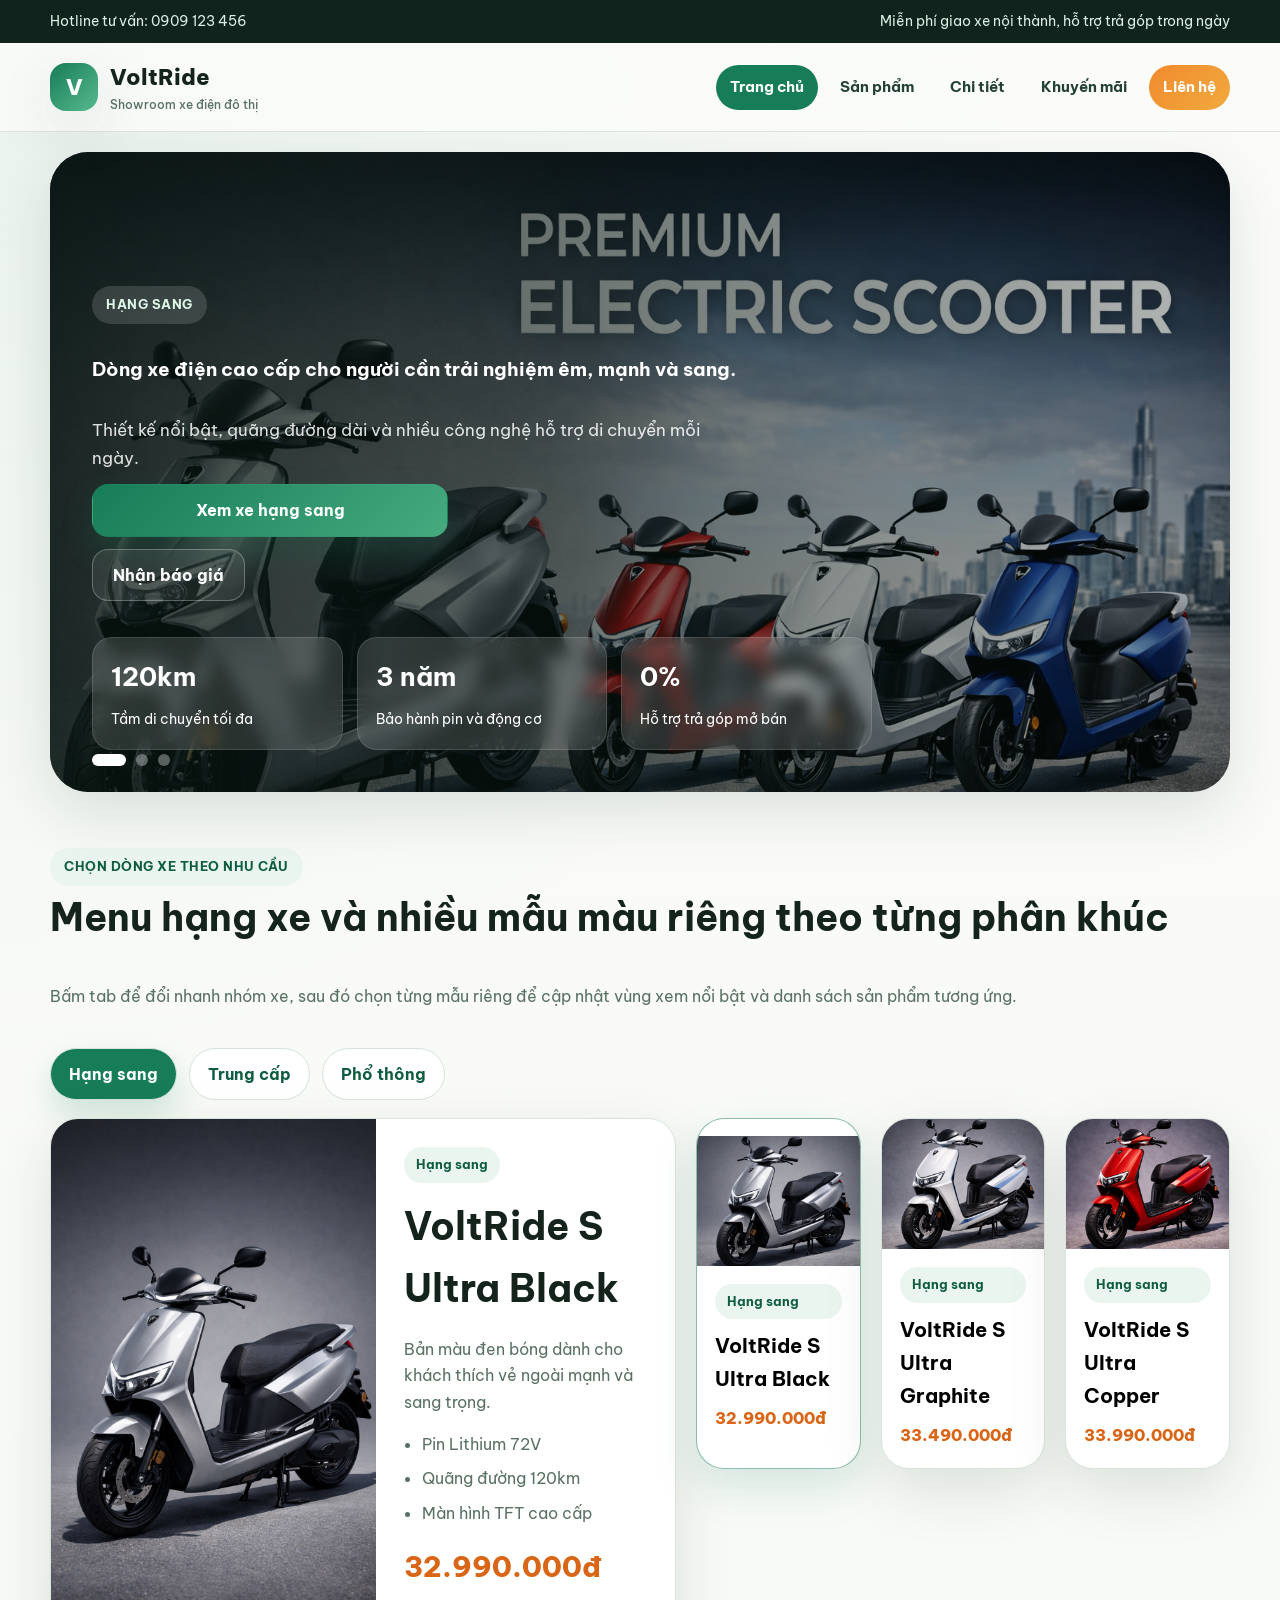
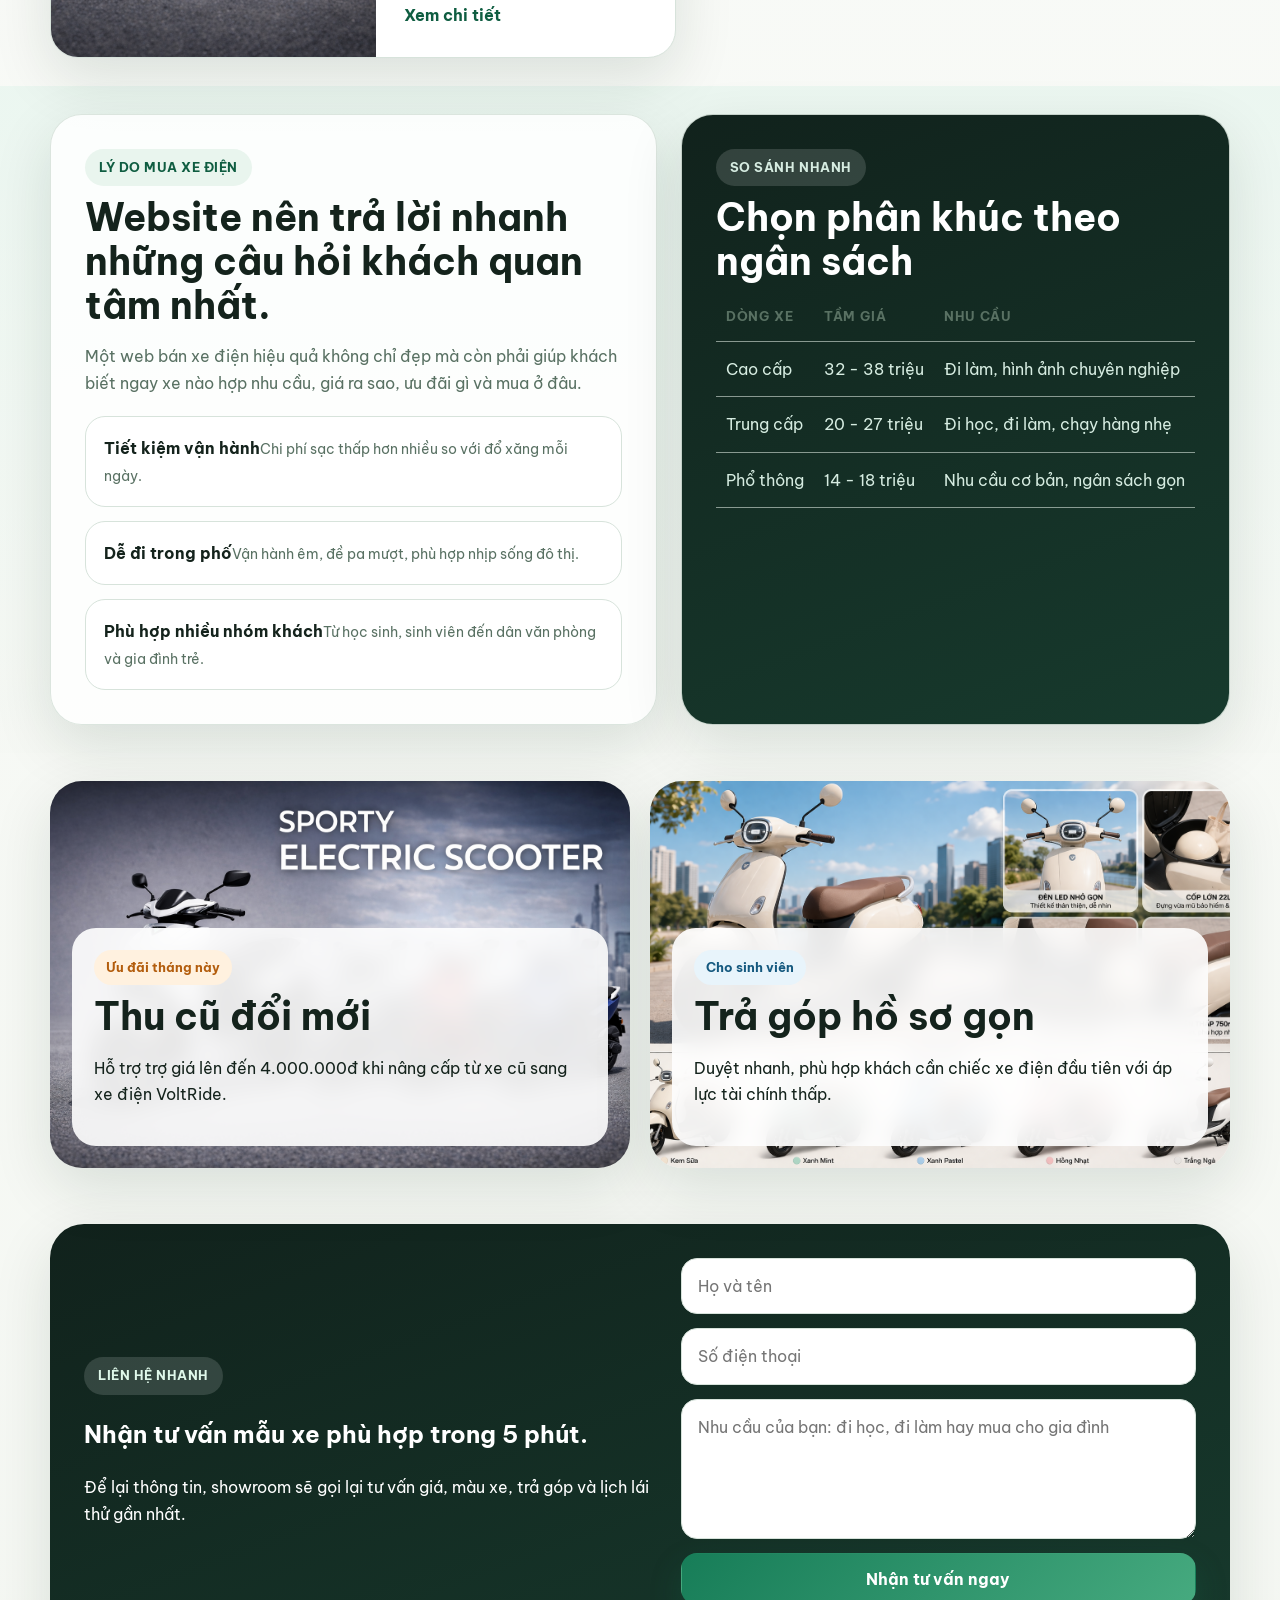
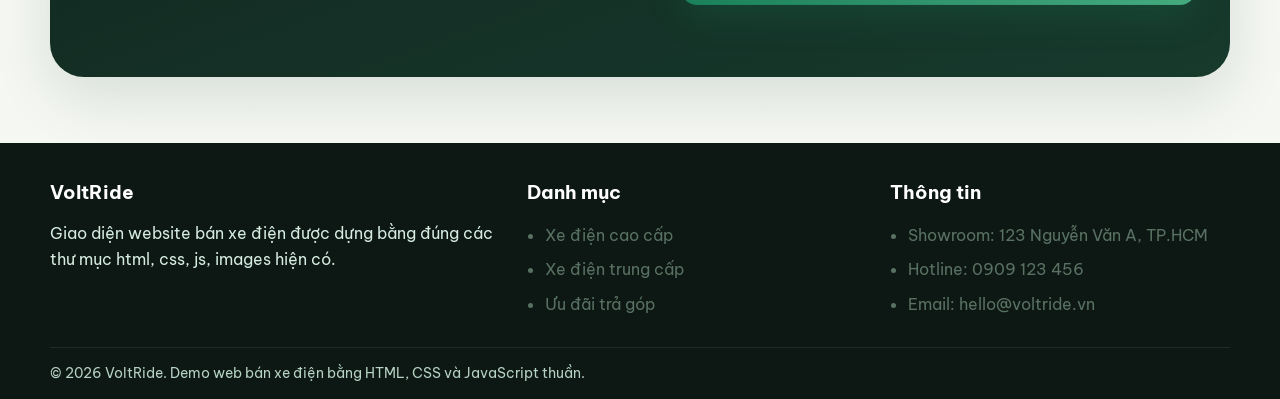
<file: HTWeb-2526HK2-BaiTapLon-Nhom13/html/index.html>
<!DOCTYPE html>
<html lang="vi">

<head>
  <meta charset="UTF-8">
  <meta name="viewport" content="width=device-width, initial-scale=1.0">
  <title>VoltRide | Web bán xe điện</title>
  <meta name="description"
    content="Website bán xe điện với giao diện hiện đại, danh mục rõ ràng, bảng giá dễ xem và form đăng ký lái thử tối ưu chuyển đổi.">
  <meta name="keywords"
    content="xe điện, xe máy điện, xe điện cao cấp, xe điện trung cấp, xe điện phổ thông, web bán xe điện">
  <link rel="preconnect" href="https://fonts.googleapis.com">
  <link rel="preconnect" href="https://fonts.gstatic.com" crossorigin>
  <link href="https://fonts.googleapis.com/css2?family=Be+Vietnam+Pro:wght@400;500;600;700;800&display=swap"
    rel="stylesheet">
  <link rel="stylesheet" href="../css/style.css">
</head>

<body>
  <div class="topbar">
    <div class="container topbar-wrap">
      <p>Hotline tư vấn: 0909 123 456</p>
      <p>Miễn phí giao xe nội thành, hỗ trợ trả góp trong ngày</p>
    </div>
  </div>
  <header class="header">
    <div class="container nav-wrap">
      <a class="logo" href="./index.html">
        <span class="logo-mark">V</span>
        <span>VoltRide<small>Showroom xe điện đô thị</small></span>
      </a>
      <button class="menu-btn" type="button" aria-label="Mở menu">Menu</button>
      <nav class="nav">
        <a class="active" href="./index.html">Trang chủ</a>
        <a href="./san-pham.html">Sản phẩm</a>
        <a href="./chi-tiet.html">Chi tiết</a>
        <a href="./khuyen-mai.html">Khuyến mãi</a>
        <a class="nav-cta" href="./lien-he.html">Liên hệ</a>
      </nav>
    </div>
  </header>
  <main>
    <section class="hero hero-slider-section">
      <div class="container">
        <div class="hero-slider" id="hero-slider">
          <div class="hero-slider-track" id="hero-slider-track"></div>
          <div class="hero-slider-dots" id="hero-slider-dots" aria-label="Điều hướng banner"></div>
        </div>
      </div>
    </section>
    <section class="section">
      <div class="container">
        <div class="section-head">
          <div>
            <span class="eyebrow">Chọn dòng xe theo nhu cầu</span>
            <h2>Menu hạng xe và nhiều mẫu màu riêng theo từng phân khúc</h2>
          </div>
          <p>Bấm tab để đổi nhanh nhóm xe, sau đó chọn từng mẫu riêng để cập nhật vùng xem nổi bật và danh sách sản
            phẩm tương ứng.</p>
        </div>
        <div class="category-tabs" id="category-tabs" aria-label="Menu hạng xe"></div>
        <div class="category-layout">
          <div class="category-feature card" id="category-feature"></div>
          <div class="cards cards-3 product-browser" id="category-products"></div>
        </div>
      </div>
    </section>
    <section class="section section-tint">
      <div class="container split-grid">
        <div class="content-box">
          <span class="eyebrow">Lý do mua xe điện</span>
          <h2>Website nên trả lời nhanh những câu hỏi khách quan tâm nhất.</h2>
          <p>Một web bán xe điện hiệu quả không chỉ đẹp mà còn phải giúp khách biết ngay xe nào hợp nhu cầu, giá ra sao,
            ưu đãi gì và mua ở đâu.</p>
          <div class="benefits">
            <article><strong>Tiết kiệm vận hành</strong><span>Chi phí sạc thấp hơn nhiều so với đổ xăng mỗi ngày.</span>
            </article>
            <article><strong>Dễ đi trong phố</strong><span>Vận hành êm, đề pa mượt, phù hợp nhịp sống đô thị.</span>
            </article>
            <article><strong>Phù hợp nhiều nhóm khách</strong><span>Từ học sinh, sinh viên đến dân văn phòng và gia đình
                trẻ.</span></article>
          </div>
        </div>
        <div class="content-box dark-box">
          <span class="eyebrow eyebrow-light">So sánh nhanh</span>
          <h2>Chọn phân khúc theo ngân sách</h2>
          <table class="table">
            <thead>
              <tr>
                <th>Dòng xe</th>
                <th>Tầm giá</th>
                <th>Nhu cầu</th>
              </tr>
            </thead>
            <tbody>
              <tr>
                <td>Cao cấp</td>
                <td>32 - 38 triệu</td>
                <td>Đi làm, hình ảnh chuyên nghiệp</td>
              </tr>
              <tr>
                <td>Trung cấp</td>
                <td>20 - 27 triệu</td>
                <td>Đi học, đi làm, chạy hàng nhẹ</td>
              </tr>
              <tr>
                <td>Phổ thông</td>
                <td>14 - 18 triệu</td>
                <td>Nhu cầu cơ bản, ngân sách gọn</td>
              </tr>
            </tbody>
          </table>
        </div>
      </div>
    </section>
    <section class="section">
      <div class="container banner-grid">
        <article class="promo-card">
          <img src="../images/bannertrungcap.png" alt="Ưu đãi cho xe điện trung cấp">
          <div class="promo-copy">
            <span class="tag tag-hot">Ưu đãi tháng này</span>
            <h3>Thu cũ đổi mới</h3>
            <p>Hỗ trợ trợ giá lên đến 4.000.000đ khi nâng cấp từ xe cũ sang xe điện VoltRide.</p>
          </div>
        </article>
        <article class="promo-card">
          <img src="../images/bannerphothong.png" alt="Ưu đãi xe điện phổ thông">
          <div class="promo-copy">
            <span class="tag tag-blue">Cho sinh viên</span>
            <h3>Trả góp hồ sơ gọn</h3>
            <p>Duyệt nhanh, phù hợp khách cần chiếc xe điện đầu tiên với áp lực tài chính thấp.</p>
          </div>
        </article>
      </div>
    </section>
    <section class="section">
      <div class="container cta-shell">
        <div class="cta-box">
          <div>
            <span class="eyebrow eyebrow-light">Liên hệ nhanh</span>
            <h2>Nhận tư vấn mẫu xe phù hợp trong 5 phút.</h2>
            <p>Để lại thông tin, showroom sẽ gọi lại tư vấn giá, màu xe, trả góp và lịch lái thử gần nhất.</p>
          </div>
          <form class="contact-form compact-form">
            <input class="input" type="text" name="name" placeholder="Họ và tên">
            <input class="input" type="tel" name="phone" placeholder="Số điện thoại">
            <textarea class="textarea" name="message"
              placeholder="Nhu cầu của bạn: đi học, đi làm hay mua cho gia đình"></textarea>
            <button class="btn btn-primary" type="submit">Nhận tư vấn ngay</button>
            <p class="form-status" aria-live="polite"></p>
          </form>
        </div>
      </div>
    </section>
  </main>
  <footer class="footer">
    <div class="container footer-grid">
      <div>
        <h3>VoltRide</h3>
        <p>Giao diện website bán xe điện được dựng bằng đúng các thư mục html, css, js, images hiện có.</p>
      </div>
      <div>
        <h3>Danh mục</h3>
        <ul>
          <li><a href="./san-pham.html">Xe điện cao cấp</a></li>
          <li><a href="./san-pham.html">Xe điện trung cấp</a></li>
          <li><a href="./khuyen-mai.html">Ưu đãi trả góp</a></li>
        </ul>
      </div>
      <div>
        <h3>Thông tin</h3>
        <ul>
          <li>Showroom: 123 Nguyễn Văn A, TP.HCM</li>
          <li>Hotline: 0909 123 456</li>
          <li>Email: hello@voltride.vn</li>
        </ul>
      </div>
    </div>
    <div class="container footer-bottom">
      <p>© 2026 VoltRide. Demo web bán xe điện bằng HTML, CSS và JavaScript thuần.</p>
    </div>
  </footer>
  <script src="../js/main.js"></script>
</body>

</html>
</file>
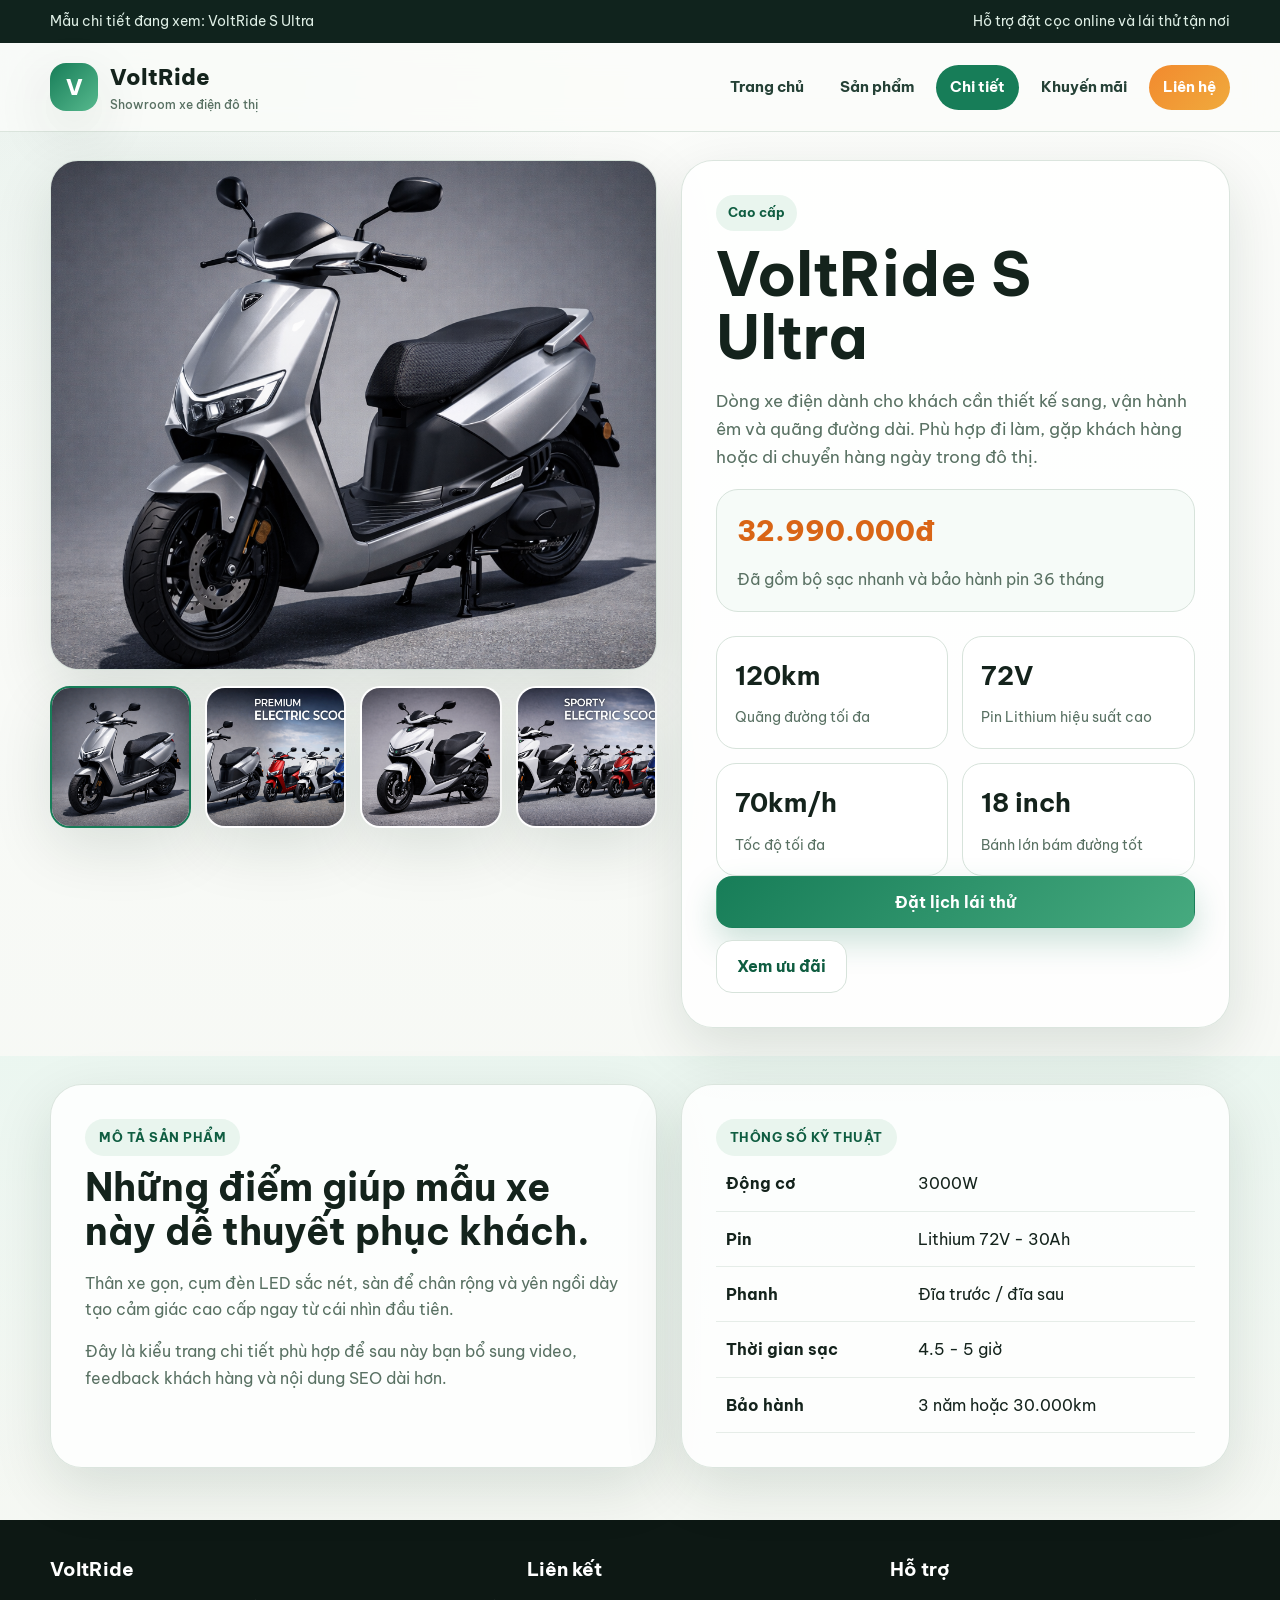
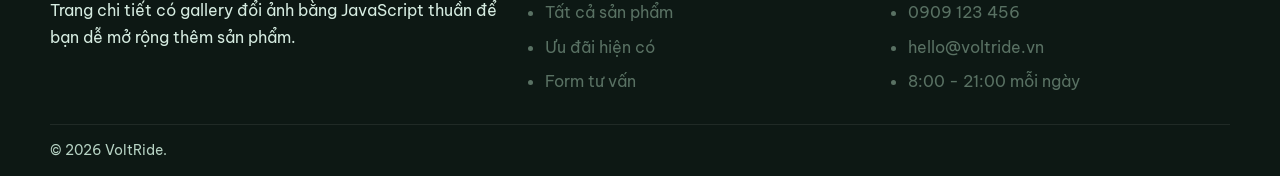
<file: HTWeb-2526HK2-BaiTapLon-Nhom13/html/chi-tiet.html>
﻿<!DOCTYPE html>
<html lang="vi">

<head>
  <meta charset="UTF-8">
  <meta name="viewport" content="width=device-width, initial-scale=1.0">
  <title>VoltRide | Chi tiết xe điện</title>
  <meta name="description"
    content="Trang chi tiết xe điện với gallery ảnh, thông số kỹ thuật, giá bán và form đăng ký nhận tư vấn.">
  <link rel="preconnect" href="https://fonts.googleapis.com">
  <link rel="preconnect" href="https://fonts.gstatic.com" crossorigin>
  <link href="https://fonts.googleapis.com/css2?family=Be+Vietnam+Pro:wght@400;500;600;700;800&display=swap"
    rel="stylesheet">
  <link rel="stylesheet" href="../css/style.css">
</head>

<body>
  <div class="topbar">
    <div class="container topbar-wrap">
      <p>Mẫu chi tiết đang xem: VoltRide S Ultra</p>
      <p>Hỗ trợ đặt cọc online và lái thử tận nơi</p>
    </div>
  </div>
  <header class="header">
    <div class="container nav-wrap">
      <a class="logo" href="./index.html">
        <span class="logo-mark">V</span>
        <span>VoltRide<small>Showroom xe điện đô thị</small></span>
      </a>
      <button class="menu-btn" type="button" aria-label="Mở menu">Menu</button>
      <nav class="nav">
        <a href="./index.html">Trang chủ</a>
        <a href="./san-pham.html">Sản phẩm</a>
        <a class="active" href="./chi-tiet.html">Chi tiết</a>
        <a href="./khuyen-mai.html">Khuyến mãi</a>
        <a class="nav-cta" href="./lien-he.html">Liên hệ</a>
      </nav>
    </div>
  </header>
  <main>
    <section class="section">
      <div class="container detail-grid">
        <div class="gallery-shell">
          <div class="main-photo">
            <img id="anh-lon" src="../images/xecaocap.png" alt="VoltRide S Ultra">
          </div>
          <div class="thumb-grid">
            <button class="thumb active" type="button" data-full="../images/xecaocap.png"
              data-alt="Xe điện VoltRide S Ultra góc chính diện"><img src="../images/xecaocap.png"
                alt="Ảnh nhỏ VoltRide S Ultra"></button>
            <button class="thumb" type="button" data-full="../images/bannercaocap.png"
              data-alt="Banner xe điện cao cấp VoltRide"><img src="../images/bannercaocap.png"
                alt="Banner VoltRide cao cấp"></button>
            <button class="thumb" type="button" data-full="../images/xetrungcap.png"
              data-alt="So sánh thân xe điện VoltRide"><img src="../images/xetrungcap.png"
                alt="Ảnh tham chiếu VoltRide trung cấp"></button>
            <button class="thumb" type="button" data-full="../images/bannertrungcap.png"
              data-alt="Khung cảnh xe điện VoltRide"><img src="../images/bannertrungcap.png"
                alt="Banner VoltRide trung cấp"></button>
          </div>
        </div>
        <div class="detail-copy">
          <span class="tag">Cao cấp</span>
          <h1>VoltRide S Ultra</h1>
          <p class="lead">Dòng xe điện dành cho khách cần thiết kế sang, vận hành êm và quãng đường dài. Phù hợp đi làm,
            gặp khách hàng hoặc di chuyển hàng ngày trong đô thị.</p>
          <div class="price-box">
            <strong>32.990.000đ</strong>
            <span>Đã gồm bộ sạc nhanh và bảo hành pin 36 tháng</span>
          </div>
          <div class="spec-grid">
            <article><strong>120km</strong><span>Quãng đường tối đa</span></article>
            <article><strong>72V</strong><span>Pin Lithium hiệu suất cao</span></article>
            <article><strong>70km/h</strong><span>Tốc độ tối đa</span></article>
            <article><strong>18 inch</strong><span>Bánh lớn bám đường tốt</span></article>
          </div>
          <div class="card-actions">
            <a class="btn btn-primary" href="./lien-he.html">Đặt lịch lái thử</a>
            <a class="btn btn-outline" href="./khuyen-mai.html">Xem ưu đãi</a>
          </div>
        </div>
      </div>
    </section>
    <section class="section section-tint">
      <div class="container split-grid">
        <div class="content-box">
          <span class="eyebrow">Mô tả sản phẩm</span>
          <h2>Những điểm giúp mẫu xe này dễ thuyết phục khách.</h2>
          <p>Thân xe gọn, cụm đèn LED sắc nét, sàn để chân rộng và yên ngồi dày tạo cảm giác cao cấp ngay từ cái nhìn
            đầu tiên.</p>
          <p>Đây là kiểu trang chi tiết phù hợp để sau này bạn bổ sung video, feedback khách hàng và nội dung SEO dài
            hơn.</p>
        </div>
        <div class="content-box">
          <span class="eyebrow">Thông số kỹ thuật</span>
          <table class="table">
            <tbody>
              <tr>
                <th>Động cơ</th>
                <td>3000W</td>
              </tr>
              <tr>
                <th>Pin</th>
                <td>Lithium 72V - 30Ah</td>
              </tr>
              <tr>
                <th>Phanh</th>
                <td>Đĩa trước / đĩa sau</td>
              </tr>
              <tr>
                <th>Thời gian sạc</th>
                <td>4.5 - 5 giờ</td>
              </tr>
              <tr>
                <th>Bảo hành</th>
                <td>3 năm hoặc 30.000km</td>
              </tr>
            </tbody>
          </table>
        </div>
      </div>
    </section>
  </main>
  <footer class="footer">
    <div class="container footer-grid">
      <div>
        <h3>VoltRide</h3>
        <p>Trang chi tiết có gallery đổi ảnh bằng JavaScript thuần để bạn dễ mở rộng thêm sản phẩm.</p>
      </div>
      <div>
        <h3>Liên kết</h3>
        <ul>
          <li><a href="./san-pham.html">Tất cả sản phẩm</a></li>
          <li><a href="./khuyen-mai.html">Ưu đãi hiện có</a></li>
          <li><a href="./lien-he.html">Form tư vấn</a></li>
        </ul>
      </div>
      <div>
        <h3>Hỗ trợ</h3>
        <ul>
          <li>0909 123 456</li>
          <li>hello@voltride.vn</li>
          <li>8:00 - 21:00 mỗi ngày</li>
        </ul>
      </div>
    </div>
    <div class="container footer-bottom">
      <p>© 2026 VoltRide.</p>
    </div>
  </footer>
  <script src="../js/main.js"></script>
</body>

</html>
</file>
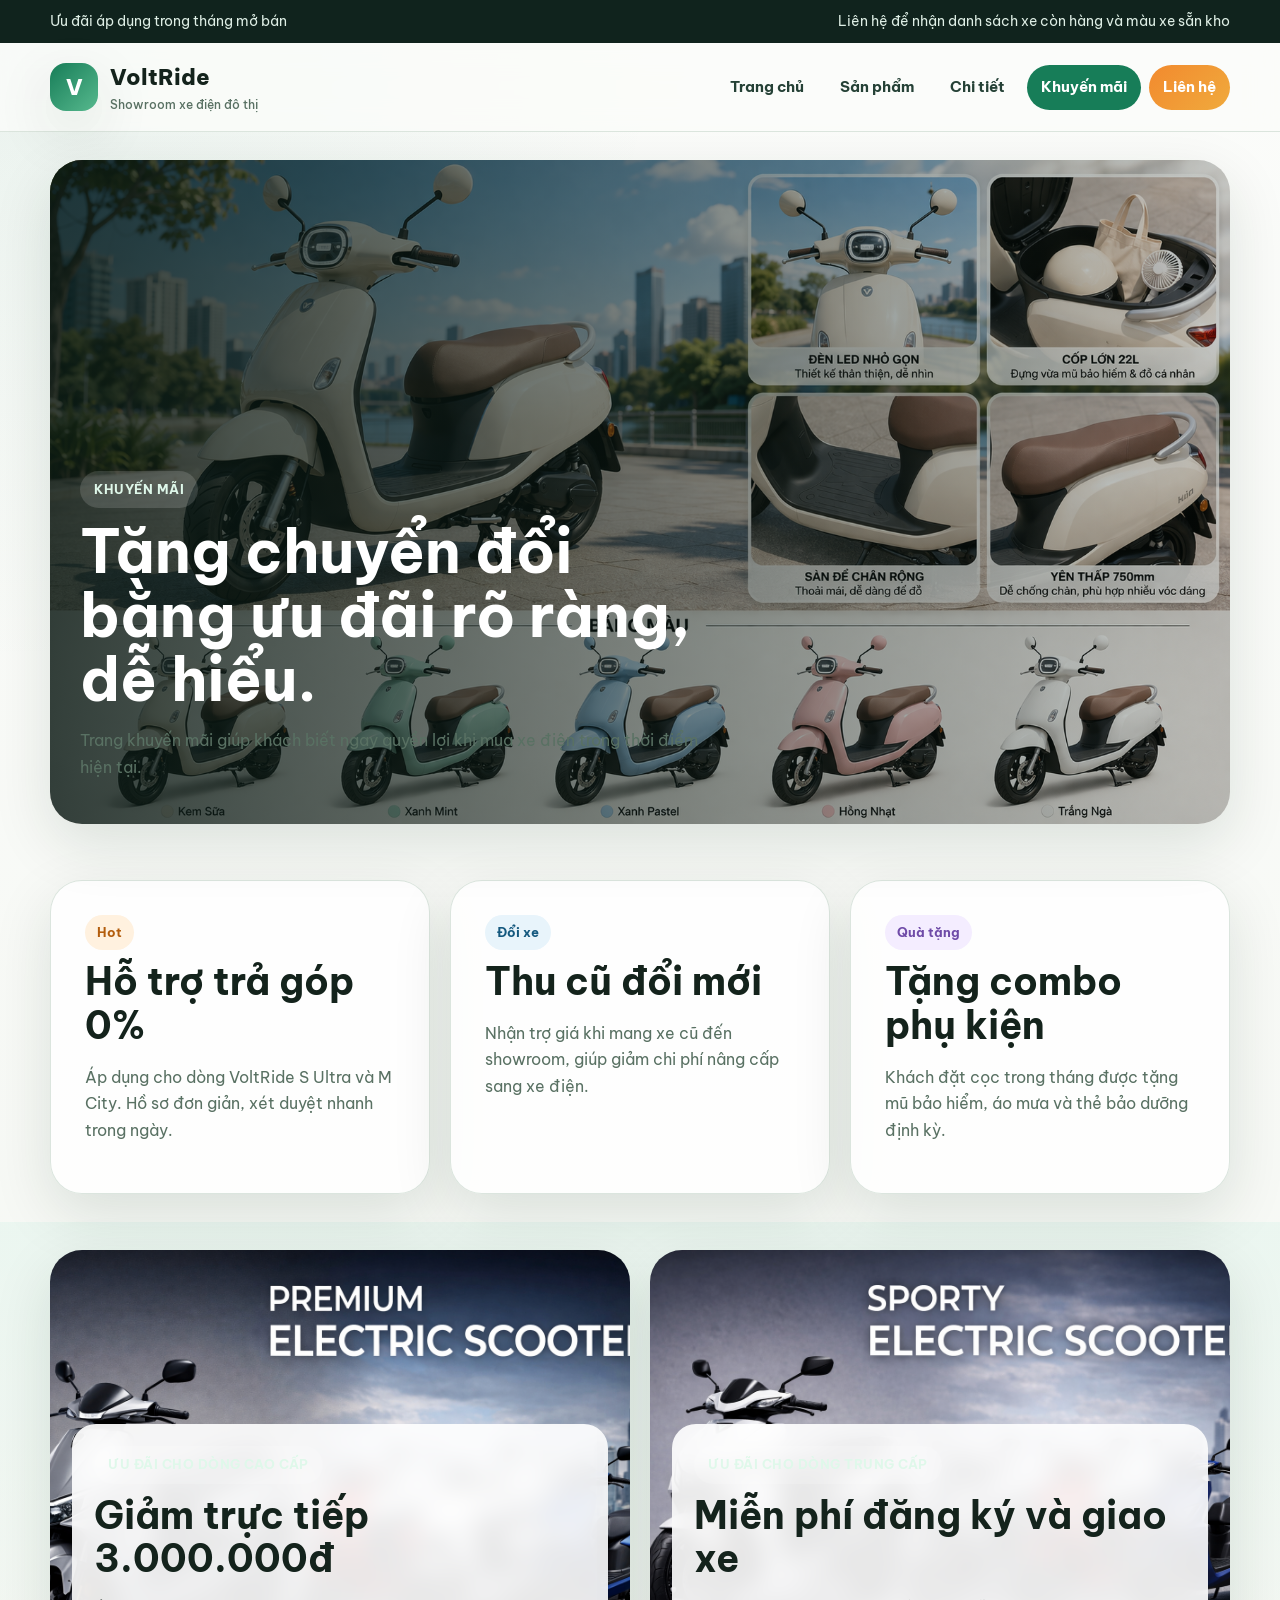
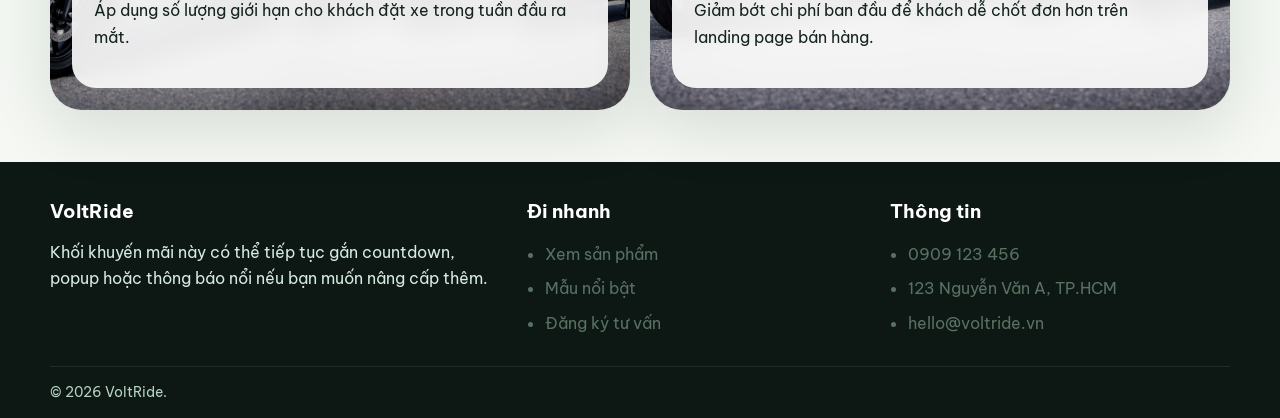
<file: HTWeb-2526HK2-BaiTapLon-Nhom13/html/khuyen-mai.html>
﻿<!DOCTYPE html>
<html lang="vi">
<head>
  <meta charset="UTF-8">
  <meta name="viewport" content="width=device-width, initial-scale=1.0">
  <title>VoltRide | Khuyến mãi xe điện</title>
  <meta name="description" content="Trang khuyến mãi xe điện với ưu đãi trả góp, thu cũ đổi mới và quà tặng dành cho khách đặt cọc sớm.">
  <link rel="preconnect" href="https://fonts.googleapis.com">
  <link rel="preconnect" href="https://fonts.gstatic.com" crossorigin>
  <link href="https://fonts.googleapis.com/css2?family=Be+Vietnam+Pro:wght@400;500;600;700;800&display=swap" rel="stylesheet">
  <link rel="stylesheet" href="../css/style.css">
</head>
<body>
  <div class="topbar">
    <div class="container topbar-wrap">
      <p>Ưu đãi áp dụng trong tháng mở bán</p>
      <p>Liên hệ để nhận danh sách xe còn hàng và màu xe sẵn kho</p>
    </div>
  </div>
  <header class="header">
    <div class="container nav-wrap">
      <a class="logo" href="./index.html">
        <span class="logo-mark">V</span>
        <span>VoltRide<small>Showroom xe điện đô thị</small></span>
      </a>
      <button class="menu-btn" type="button" aria-label="Mở menu">Menu</button>
      <nav class="nav">
        <a href="./index.html">Trang chủ</a>
        <a href="./san-pham.html">Sản phẩm</a>
        <a href="./chi-tiet.html">Chi tiết</a>
        <a class="active" href="./khuyen-mai.html">Khuyến mãi</a>
        <a class="nav-cta" href="./lien-he.html">Liên hệ</a>
      </nav>
    </div>
  </header>
  <main>
    <section class="page-hero">
      <div class="container page-banner">
        <img src="../images/bannerphothong.png" alt="Khuyến mãi xe điện VoltRide">
        <div class="page-overlay"></div>
        <div class="page-copy">
          <span class="eyebrow eyebrow-light">Khuyến mãi</span>
          <h1>Tăng chuyển đổi bằng ưu đãi rõ ràng, dễ hiểu.</h1>
          <p>Trang khuyến mãi giúp khách biết ngay quyền lợi khi mua xe điện trong thời điểm hiện tại.</p>
        </div>
      </div>
    </section>
    <section class="section">
      <div class="container cards cards-3">
        <article class="content-box">
          <span class="tag tag-hot">Hot</span>
          <h2>Hỗ trợ trả góp 0%</h2>
          <p>Áp dụng cho dòng VoltRide S Ultra và M City. Hồ sơ đơn giản, xét duyệt nhanh trong ngày.</p>
        </article>
        <article class="content-box">
          <span class="tag tag-blue">Đổi xe</span>
          <h2>Thu cũ đổi mới</h2>
          <p>Nhận trợ giá khi mang xe cũ đến showroom, giúp giảm chi phí nâng cấp sang xe điện.</p>
        </article>
        <article class="content-box">
          <span class="tag tag-soft">Quà tặng</span>
          <h2>Tặng combo phụ kiện</h2>
          <p>Khách đặt cọc trong tháng được tặng mũ bảo hiểm, áo mưa và thẻ bảo dưỡng định kỳ.</p>
        </article>
      </div>
    </section>
    <section class="section section-tint">
      <div class="container banner-grid">
        <article class="promo-card tall-card">
          <img src="../images/bannercaocap.png" alt="Ưu đãi dòng xe điện cao cấp">
          <div class="promo-copy">
            <span class="eyebrow eyebrow-light">Ưu đãi cho dòng cao cấp</span>
            <h3>Giảm trực tiếp 3.000.000đ</h3>
            <p>Áp dụng số lượng giới hạn cho khách đặt xe trong tuần đầu ra mắt.</p>
          </div>
        </article>
        <article class="promo-card tall-card">
          <img src="../images/bannertrungcap.png" alt="Ưu đãi dòng xe điện trung cấp">
          <div class="promo-copy">
            <span class="eyebrow eyebrow-light">Ưu đãi cho dòng trung cấp</span>
            <h3>Miễn phí đăng ký và giao xe</h3>
            <p>Giảm bớt chi phí ban đầu để khách dễ chốt đơn hơn trên landing page bán hàng.</p>
          </div>
        </article>
      </div>
    </section>
  </main>
  <footer class="footer">
    <div class="container footer-grid">
      <div>
        <h3>VoltRide</h3>
        <p>Khối khuyến mãi này có thể tiếp tục gắn countdown, popup hoặc thông báo nổi nếu bạn muốn nâng cấp thêm.</p>
      </div>
      <div>
        <h3>Đi nhanh</h3>
        <ul>
          <li><a href="./san-pham.html">Xem sản phẩm</a></li>
          <li><a href="./chi-tiet.html">Mẫu nổi bật</a></li>
          <li><a href="./lien-he.html">Đăng ký tư vấn</a></li>
        </ul>
      </div>
      <div>
        <h3>Thông tin</h3>
        <ul>
          <li>0909 123 456</li>
          <li>123 Nguyễn Văn A, TP.HCM</li>
          <li>hello@voltride.vn</li>
        </ul>
      </div>
    </div>
    <div class="container footer-bottom">
      <p>© 2026 VoltRide.</p>
    </div>
  </footer>
  <script src="../js/main.js"></script>
</body>
</html>
</file>
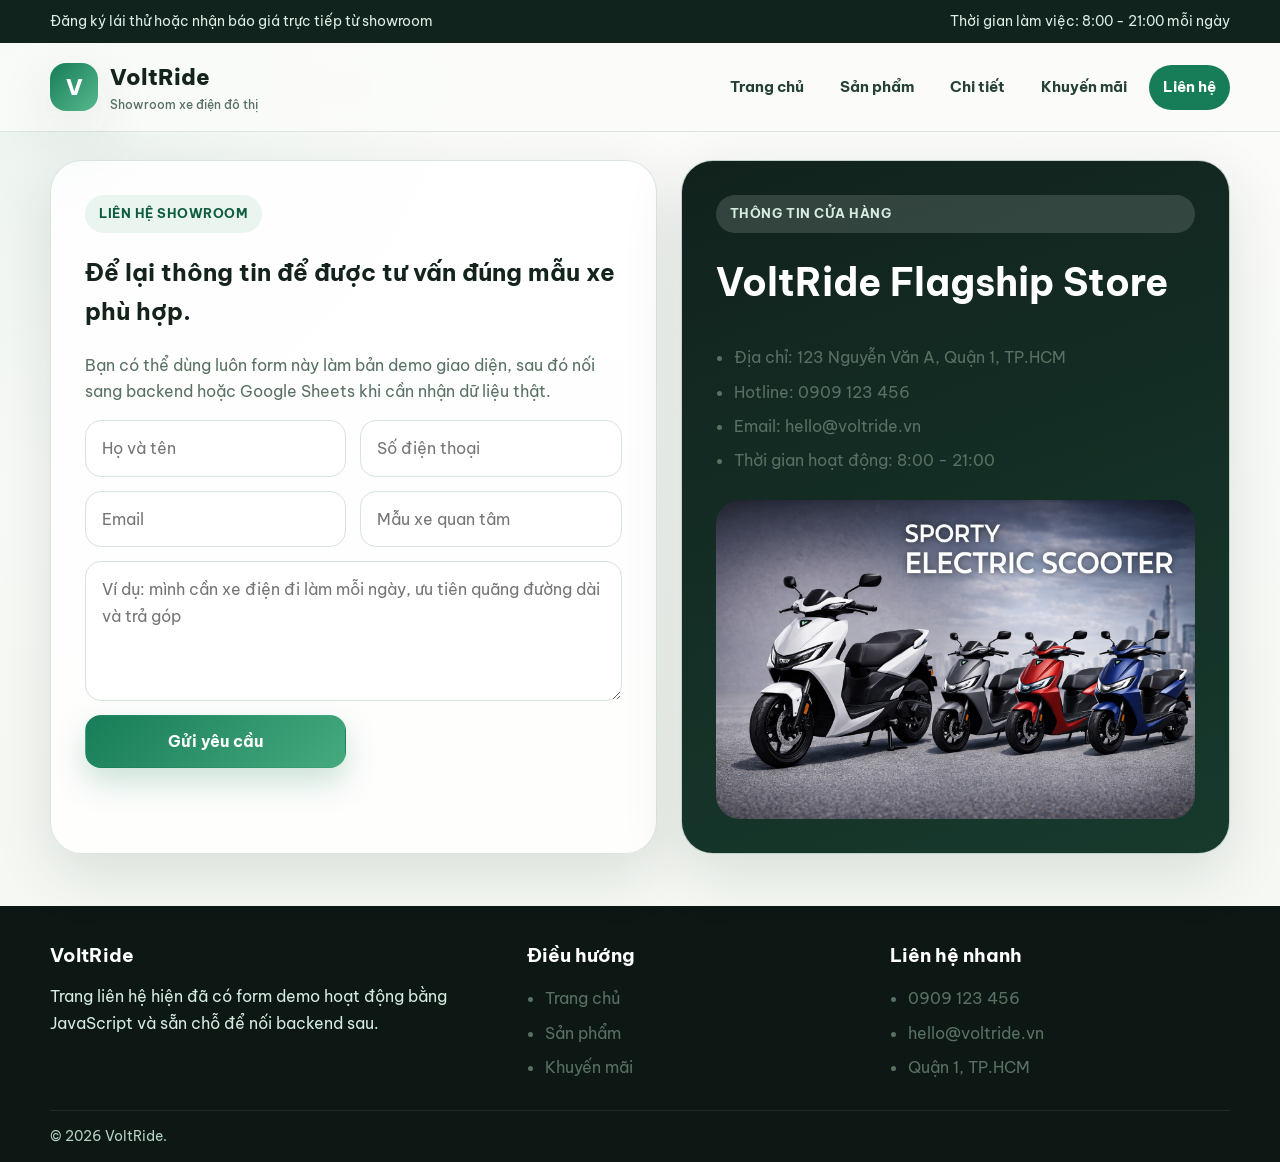
<file: HTWeb-2526HK2-BaiTapLon-Nhom13/html/lien-he.html>
﻿<!DOCTYPE html>
<html lang="vi">
<head>
  <meta charset="UTF-8">
  <meta name="viewport" content="width=device-width, initial-scale=1.0">
  <title>VoltRide | Liên hệ tư vấn xe điện</title>
  <meta name="description" content="Trang liên hệ web bán xe điện với form tư vấn, thông tin showroom, thời gian làm việc và lời mời đăng ký lái thử.">
  <link rel="preconnect" href="https://fonts.googleapis.com">
  <link rel="preconnect" href="https://fonts.gstatic.com" crossorigin>
  <link href="https://fonts.googleapis.com/css2?family=Be+Vietnam+Pro:wght@400;500;600;700;800&display=swap" rel="stylesheet">
  <link rel="stylesheet" href="../css/style.css">
</head>
<body>
  <div class="topbar">
    <div class="container topbar-wrap">
      <p>Đăng ký lái thử hoặc nhận báo giá trực tiếp từ showroom</p>
      <p>Thời gian làm việc: 8:00 - 21:00 mỗi ngày</p>
    </div>
  </div>
  <header class="header">
    <div class="container nav-wrap">
      <a class="logo" href="./index.html">
        <span class="logo-mark">V</span>
        <span>VoltRide<small>Showroom xe điện đô thị</small></span>
      </a>
      <button class="menu-btn" type="button" aria-label="Mở menu">Menu</button>
      <nav class="nav">
        <a href="./index.html">Trang chủ</a>
        <a href="./san-pham.html">Sản phẩm</a>
        <a href="./chi-tiet.html">Chi tiết</a>
        <a href="./khuyen-mai.html">Khuyến mãi</a>
        <a class="active nav-cta" href="./lien-he.html">Liên hệ</a>
      </nav>
    </div>
  </header>
  <main>
    <section class="section">
      <div class="container split-grid">
        <div class="content-box">
          <span class="eyebrow">Liên hệ showroom</span>
          <h1>Để lại thông tin để được tư vấn đúng mẫu xe phù hợp.</h1>
          <p>Bạn có thể dùng luôn form này làm bản demo giao diện, sau đó nối sang backend hoặc Google Sheets khi cần nhận dữ liệu thật.</p>
          <form class="contact-form form-grid">
            <input class="input" type="text" name="name" placeholder="Họ và tên">
            <input class="input" type="tel" name="phone" placeholder="Số điện thoại">
            <input class="input" type="email" name="email" placeholder="Email">
            <input class="input" type="text" name="model" placeholder="Mẫu xe quan tâm">
            <textarea class="textarea full-span" name="message" placeholder="Ví dụ: mình cần xe điện đi làm mỗi ngày, ưu tiên quãng đường dài và trả góp"></textarea>
            <button class="btn btn-primary" type="submit">Gửi yêu cầu</button>
            <p class="form-status full-span" aria-live="polite"></p>
          </form>
        </div>
        <aside class="content-box dark-box contact-panel">
          <span class="eyebrow eyebrow-light">Thông tin cửa hàng</span>
          <h2>VoltRide Flagship Store</h2>
          <ul class="contact-list">
            <li>Địa chỉ: 123 Nguyễn Văn A, Quận 1, TP.HCM</li>
            <li>Hotline: 0909 123 456</li>
            <li>Email: hello@voltride.vn</li>
            <li>Thời gian hoạt động: 8:00 - 21:00</li>
          </ul>
          <img class="panel-image" src="../images/bannertrungcap.png" alt="Showroom xe điện VoltRide">
        </aside>
      </div>
    </section>
  </main>
  <footer class="footer">
    <div class="container footer-grid">
      <div>
        <h3>VoltRide</h3>
        <p>Trang liên hệ hiện đã có form demo hoạt động bằng JavaScript và sẵn chỗ để nối backend sau.</p>
      </div>
      <div>
        <h3>Điều hướng</h3>
        <ul>
          <li><a href="./index.html">Trang chủ</a></li>
          <li><a href="./san-pham.html">Sản phẩm</a></li>
          <li><a href="./khuyen-mai.html">Khuyến mãi</a></li>
        </ul>
      </div>
      <div>
        <h3>Liên hệ nhanh</h3>
        <ul>
          <li>0909 123 456</li>
          <li>hello@voltride.vn</li>
          <li>Quận 1, TP.HCM</li>
        </ul>
      </div>
    </div>
    <div class="container footer-bottom">
      <p>© 2026 VoltRide.</p>
    </div>
  </footer>
  <script src="../js/main.js"></script>
</body>
</html>
</file>
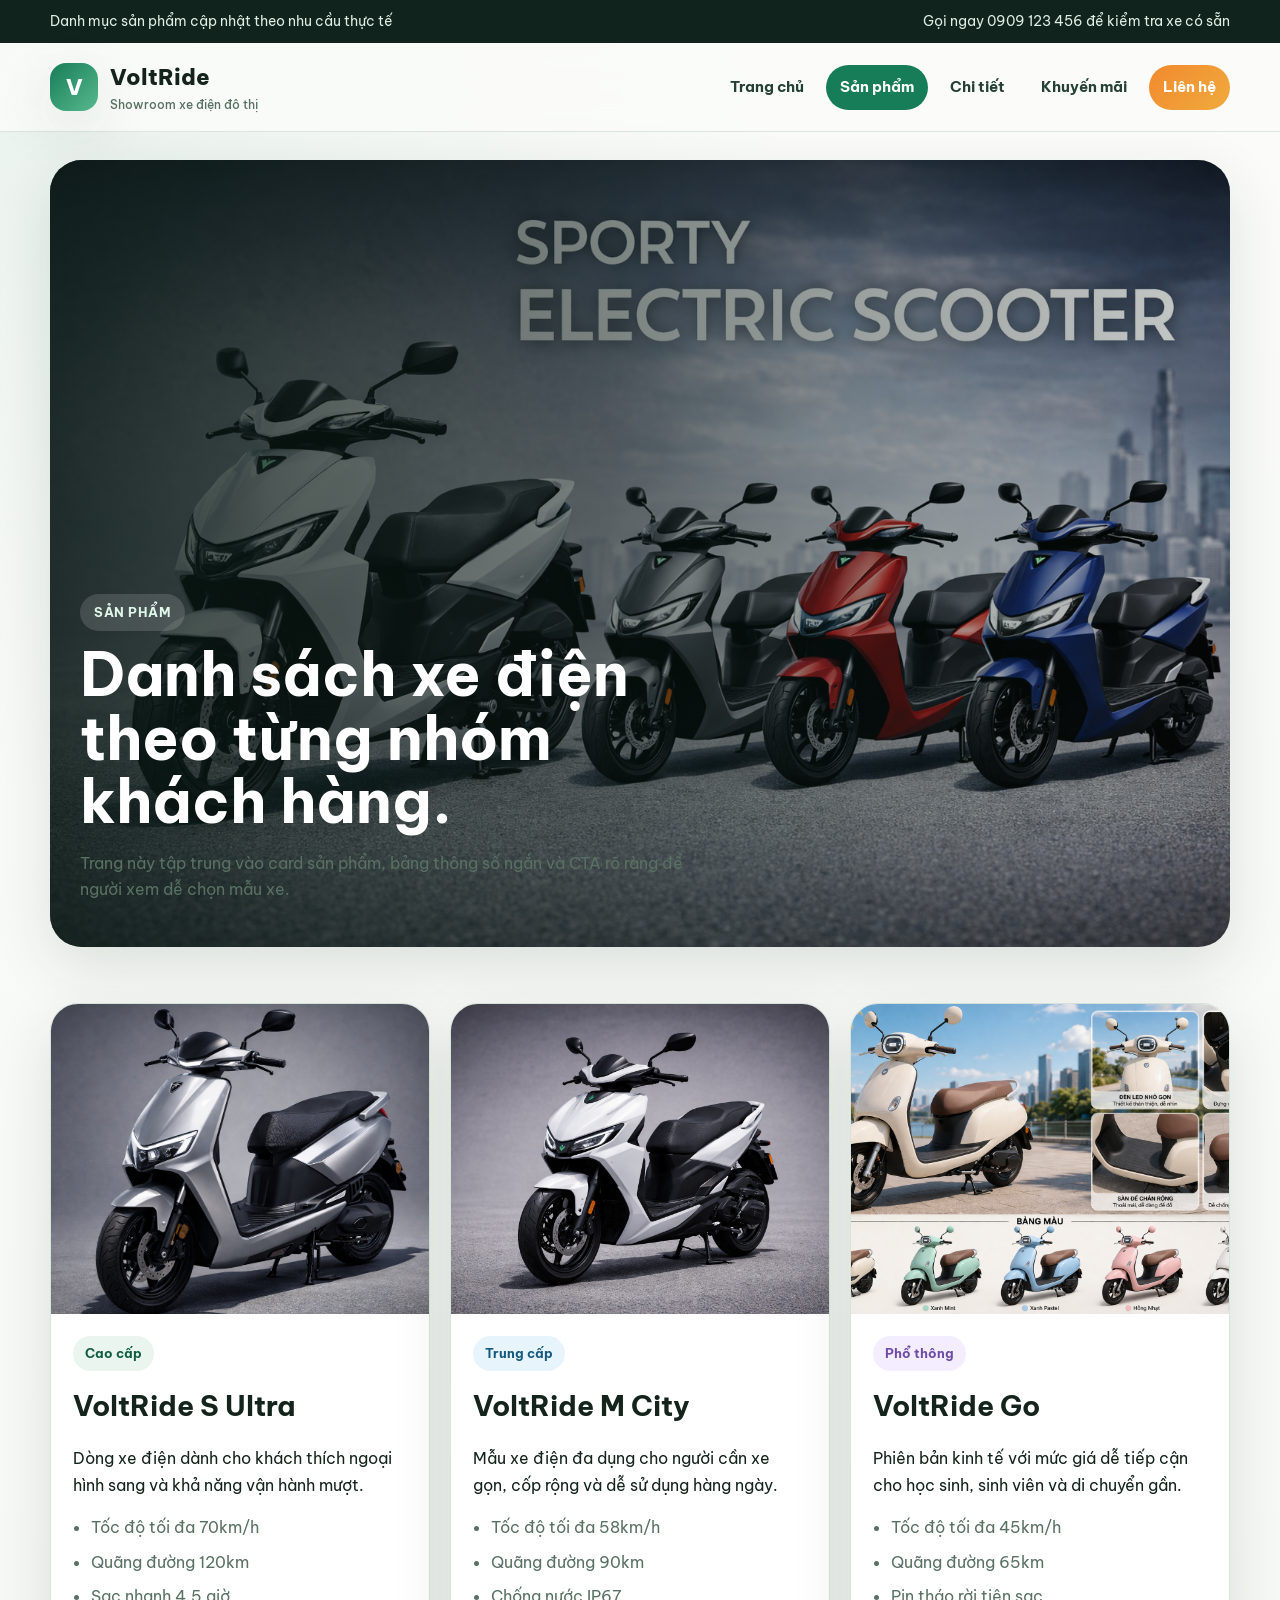
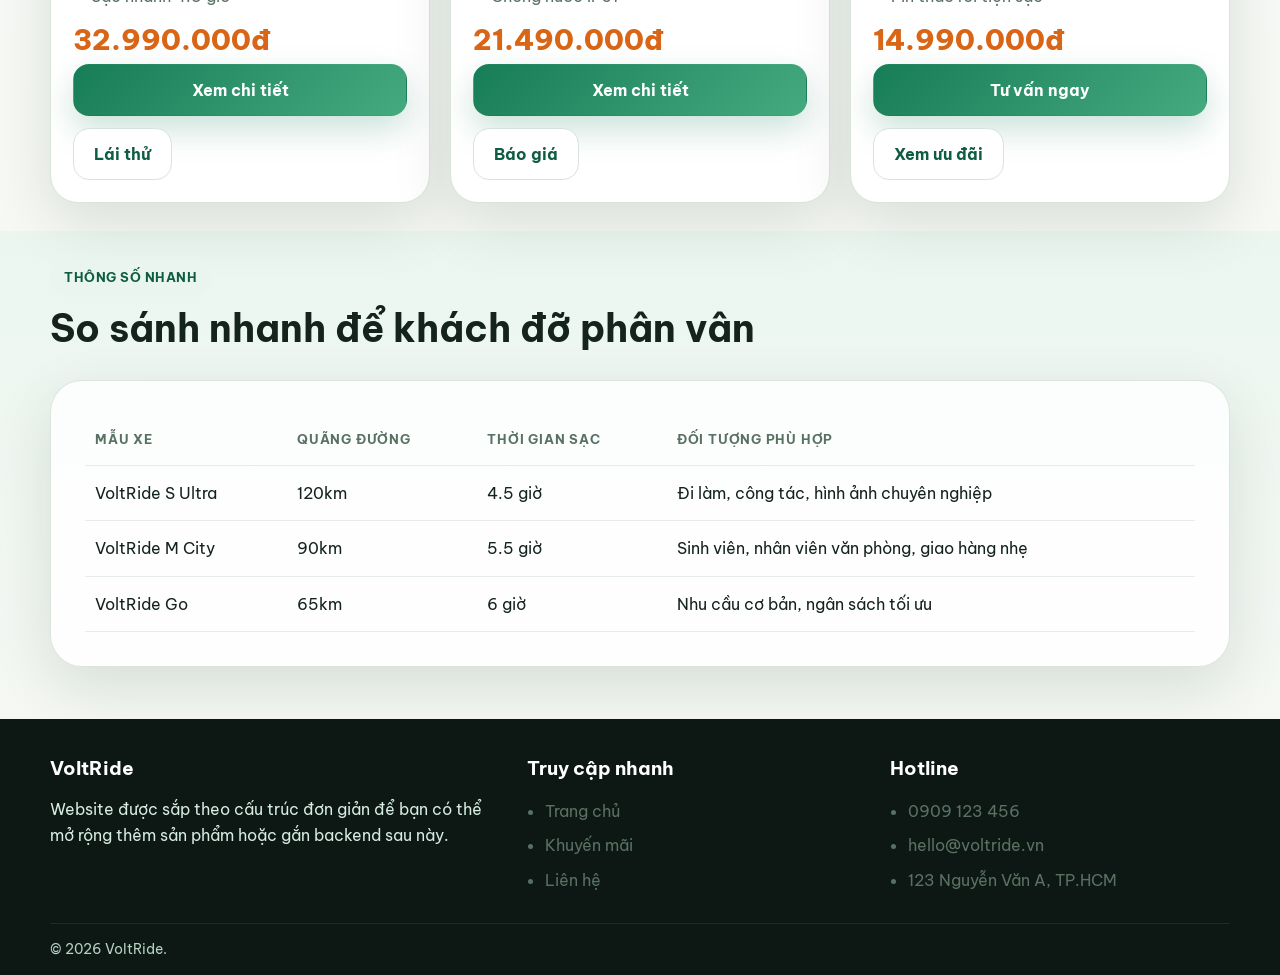
<file: HTWeb-2526HK2-BaiTapLon-Nhom13/html/san-pham.html>
﻿<!DOCTYPE html>
<html lang="vi">
<head>
  <meta charset="UTF-8">
  <meta name="viewport" content="width=device-width, initial-scale=1.0">
  <title>VoltRide | Sản phẩm xe điện</title>
  <meta name="description" content="Danh sách sản phẩm xe điện VoltRide theo phân khúc cao cấp, trung cấp và phổ thông, dễ xem giá và tính năng nổi bật.">
  <link rel="preconnect" href="https://fonts.googleapis.com">
  <link rel="preconnect" href="https://fonts.gstatic.com" crossorigin>
  <link href="https://fonts.googleapis.com/css2?family=Be+Vietnam+Pro:wght@400;500;600;700;800&display=swap" rel="stylesheet">
  <link rel="stylesheet" href="../css/style.css">
</head>
<body>
  <div class="topbar">
    <div class="container topbar-wrap">
      <p>Danh mục sản phẩm cập nhật theo nhu cầu thực tế</p>
      <p>Gọi ngay 0909 123 456 để kiểm tra xe có sẵn</p>
    </div>
  </div>
  <header class="header">
    <div class="container nav-wrap">
      <a class="logo" href="./index.html">
        <span class="logo-mark">V</span>
        <span>VoltRide<small>Showroom xe điện đô thị</small></span>
      </a>
      <button class="menu-btn" type="button" aria-label="Mở menu">Menu</button>
      <nav class="nav">
        <a href="./index.html">Trang chủ</a>
        <a class="active" href="./san-pham.html">Sản phẩm</a>
        <a href="./chi-tiet.html">Chi tiết</a>
        <a href="./khuyen-mai.html">Khuyến mãi</a>
        <a class="nav-cta" href="./lien-he.html">Liên hệ</a>
      </nav>
    </div>
  </header>
  <main>
    <section class="page-hero">
      <div class="container page-banner">
        <img src="../images/bannertrungcap.png" alt="Danh mục sản phẩm xe điện VoltRide">
        <div class="page-overlay"></div>
        <div class="page-copy">
          <span class="eyebrow eyebrow-light">Sản phẩm</span>
          <h1>Danh sách xe điện theo từng nhóm khách hàng.</h1>
          <p>Trang này tập trung vào card sản phẩm, bảng thông số ngắn và CTA rõ ràng để người xem dễ chọn mẫu xe.</p>
        </div>
      </div>
    </section>
    <section class="section">
      <div class="container cards cards-3">
        <article class="card product-card">
          <div class="card-img"><img src="../images/xecaocap.png" alt="VoltRide S Ultra"></div>
          <div class="card-body">
            <span class="tag">Cao cấp</span>
            <h3>VoltRide S Ultra</h3>
            <p>Dòng xe điện dành cho khách thích ngoại hình sang và khả năng vận hành mượt.</p>
            <ul class="feature-list">
              <li>Tốc độ tối đa 70km/h</li>
              <li>Quãng đường 120km</li>
              <li>Sạc nhanh 4.5 giờ</li>
            </ul>
            <div class="price">32.990.000đ</div>
            <div class="card-actions">
              <a class="btn btn-primary" href="./chi-tiet.html">Xem chi tiết</a>
              <a class="btn btn-outline" href="./lien-he.html">Lái thử</a>
            </div>
          </div>
        </article>
        <article class="card product-card">
          <div class="card-img"><img src="../images/xetrungcap.png" alt="VoltRide M City"></div>
          <div class="card-body">
            <span class="tag tag-blue">Trung cấp</span>
            <h3>VoltRide M City</h3>
            <p>Mẫu xe điện đa dụng cho người cần xe gọn, cốp rộng và dễ sử dụng hàng ngày.</p>
            <ul class="feature-list">
              <li>Tốc độ tối đa 58km/h</li>
              <li>Quãng đường 90km</li>
              <li>Chống nước IP67</li>
            </ul>
            <div class="price">21.490.000đ</div>
            <div class="card-actions">
              <a class="btn btn-primary" href="./chi-tiet.html">Xem chi tiết</a>
              <a class="btn btn-outline" href="./lien-he.html">Báo giá</a>
            </div>
          </div>
        </article>
        <article class="card product-card">
          <div class="card-img"><img src="../images/bannerphothong.png" alt="VoltRide Go"></div>
          <div class="card-body">
            <span class="tag tag-soft">Phổ thông</span>
            <h3>VoltRide Go</h3>
            <p>Phiên bản kinh tế với mức giá dễ tiếp cận cho học sinh, sinh viên và di chuyển gần.</p>
            <ul class="feature-list">
              <li>Tốc độ tối đa 45km/h</li>
              <li>Quãng đường 65km</li>
              <li>Pin tháo rời tiện sạc</li>
            </ul>
            <div class="price">14.990.000đ</div>
            <div class="card-actions">
              <a class="btn btn-primary" href="./lien-he.html">Tư vấn ngay</a>
              <a class="btn btn-outline" href="./khuyen-mai.html">Xem ưu đãi</a>
            </div>
          </div>
        </article>
      </div>
    </section>
    <section class="section section-tint">
      <div class="container">
        <div class="section-head">
          <div>
            <span class="eyebrow">Thông số nhanh</span>
            <h2>So sánh nhanh để khách đỡ phân vân</h2>
          </div>
        </div>
        <div class="content-box">
          <table class="table">
            <thead>
              <tr><th>Mẫu xe</th><th>Quãng đường</th><th>Thời gian sạc</th><th>Đối tượng phù hợp</th></tr>
            </thead>
            <tbody>
              <tr><td>VoltRide S Ultra</td><td>120km</td><td>4.5 giờ</td><td>Đi làm, công tác, hình ảnh chuyên nghiệp</td></tr>
              <tr><td>VoltRide M City</td><td>90km</td><td>5.5 giờ</td><td>Sinh viên, nhân viên văn phòng, giao hàng nhẹ</td></tr>
              <tr><td>VoltRide Go</td><td>65km</td><td>6 giờ</td><td>Nhu cầu cơ bản, ngân sách tối ưu</td></tr>
            </tbody>
          </table>
        </div>
      </div>
    </section>
  </main>
  <footer class="footer">
    <div class="container footer-grid">
      <div>
        <h3>VoltRide</h3>
        <p>Website được sắp theo cấu trúc đơn giản để bạn có thể mở rộng thêm sản phẩm hoặc gắn backend sau này.</p>
      </div>
      <div>
        <h3>Truy cập nhanh</h3>
        <ul>
          <li><a href="./index.html">Trang chủ</a></li>
          <li><a href="./khuyen-mai.html">Khuyến mãi</a></li>
          <li><a href="./lien-he.html">Liên hệ</a></li>
        </ul>
      </div>
      <div>
        <h3>Hotline</h3>
        <ul>
          <li>0909 123 456</li>
          <li>hello@voltride.vn</li>
          <li>123 Nguyễn Văn A, TP.HCM</li>
        </ul>
      </div>
    </div>
    <div class="container footer-bottom">
      <p>© 2026 VoltRide.</p>
    </div>
  </footer>
  <script src="../js/main.js"></script>
</body>
</html>
</file>
<file: HTWeb-2526HK2-BaiTapLon-Nhom13/css/style.css>
﻿:root {
  --bg: #f4f7f2;
  --surface: #ffffff;
  --surface-alt: #e9f5ee;
  --text: #14231c;
  --muted: #597163;
  --line: #d7e3db;
  --brand: #177d58;
  --brand-strong: #0f5d41;
  --accent: #f28a2e;
  --navy: #10231d;
  --shadow: 0 20px 60px rgba(12, 38, 27, 0.12);
  --radius-lg: 32px;
  --radius-sm: 16px;
  --max: 1180px;
}

* {
  box-sizing: border-box;
}

html {
  scroll-behavior: smooth;
}

body {
  margin: 0;
  font-family: "Be Vietnam Pro", "Segoe UI", sans-serif;
  color: var(--text);
  background: radial-gradient(circle at top left, rgba(23, 125, 88, 0.08), transparent 28%), linear-gradient(180deg, #fbfcfa 0%, var(--bg) 100%);
  line-height: 1.65;
}

img {
  display: block;
  width: 100%;
}

a {
  color: inherit;
  text-decoration: none;
}

button,
input,
textarea {
  font: inherit;
}

.container {
  width: min(var(--max), calc(100% - 32px));
  margin: 0 auto;
}

.topbar {
  background: var(--navy);
  color: #deeee5;
  font-size: 14px;
}

.topbar-wrap {
  display: flex;
  justify-content: space-between;
  gap: 12px;
  padding: 10px 0;
  flex-wrap: wrap;
}

.topbar p,
.footer p,
.footer li {
  margin: 0;
}

.header {
  position: sticky;
  top: 0;
  z-index: 30;
  border-bottom: 1px solid rgba(215, 227, 219, 0.9);
  background: rgba(251, 252, 250, 0.84);
  backdrop-filter: blur(14px);
}

.nav-wrap {
  display: flex;
  align-items: center;
  justify-content: space-between;
  gap: 20px;
  padding: 16px 0;
}

.logo {
  display: inline-flex;
  align-items: center;
  gap: 12px;
  font-weight: 800;
  font-size: 22px;
}

.logo small {
  display: block;
  font-size: 12px;
  font-weight: 500;
  color: var(--muted);
}

.logo-mark {
  width: 48px;
  height: 48px;
  display: grid;
  place-items: center;
  border-radius: 16px;
  background: linear-gradient(135deg, var(--brand), #57b98e);
  color: white;
  box-shadow: var(--shadow);
}

.nav {
  display: flex;
  align-items: center;
  gap: 8px;
}

.nav a {
  padding: 10px 14px;
  border-radius: 999px;
  font-size: 15px;
  font-weight: 700;
  color: #254136;
  transition: 0.2s ease;
}

.nav a:hover,
.nav a.active {
  background: var(--brand);
  color: white;
}

.nav-cta {
  background: linear-gradient(135deg, var(--accent), #f0aa3d);
  color: white !important;
}

.menu-btn {
  display: none;
  border: 1px solid var(--line);
  background: white;
  color: var(--text);
  padding: 10px 14px;
  border-radius: 14px;
  cursor: pointer;
  font-weight: 700;
}

.hero,
.section,
.page-hero {
  padding: 28px 0;
}

.hero-grid,
.split-grid,
.detail-grid {
  display: grid;
  grid-template-columns: 1.05fr 0.95fr;
  gap: 24px;
  align-items: stretch;
}

.hero-copy,
.content-box,
.detail-copy {
  background: rgba(255, 255, 255, 0.82);
  border: 1px solid rgba(215, 227, 219, 0.9);
  border-radius: var(--radius-lg);
  padding: 34px;
  box-shadow: var(--shadow);
}

.hero-copy h1,
.page-copy h1,
.detail-copy h1 {
  margin: 12px 0 16px;
  line-height: 1.06;
  font-size: clamp(34px, 4.8vw, 60px);
}

.hero-copy p,
.section-head p,
.content-box p,
.detail-copy p,
.page-copy p {
  color: var(--muted);
}

.eyebrow {
  display: inline-flex;
  align-items: center;
  gap: 8px;
  padding: 8px 14px;
  border-radius: 999px;
  background: var(--surface-alt);
  color: var(--brand-strong);
  font-weight: 700;
  font-size: 13px;
  letter-spacing: 0.04em;
  text-transform: uppercase;
}

.eyebrow-light {
  background: rgba(255, 255, 255, 0.14);
  color: #dff8ea;
}

.hero-actions,
.card-actions {
  display: flex;
  gap: 12px;
  flex-wrap: wrap;
}

.btn {
  display: inline-flex;
  align-items: center;
  justify-content: center;
  min-height: 48px;
  padding: 12px 20px;
  border-radius: var(--radius-sm);
  border: 1px solid transparent;
  font-weight: 700;
  cursor: pointer;
  transition: transform 0.2s ease, box-shadow 0.2s ease;
}

.btn:hover {
  transform: translateY(-1px);
}

.btn-primary {
  background: linear-gradient(135deg, var(--brand), #46aa7f);
  color: white;
  box-shadow: 0 14px 32px rgba(23, 125, 88, 0.22);
  width: 100%;
}


.btn-outline {
  background: white;
  border-color: var(--line);
  color: var(--brand-strong);
}

.stats-grid,
.spec-grid {
  display: grid;
  grid-template-columns: repeat(3, 1fr);
  gap: 14px;
  margin-top: 24px;
}

.stats-grid article,
.spec-grid article,
.benefits article {
  border-radius: 20px;
  background: white;
  border: 1px solid var(--line);
  padding: 18px;
}

.stats-grid strong,
.spec-grid strong {
  display: block;
  font-size: 26px;
  margin-bottom: 6px;
}

.stats-grid span,
.spec-grid span,
.benefits span {
  color: var(--muted);
  font-size: 14px;
}

.hero-visual,
.page-banner,
.promo-card {
  position: relative;
  overflow: hidden;
  border-radius: var(--radius-lg);
  box-shadow: var(--shadow);
}

.hero-visual {
  min-height: 620px;
}

.hero-visual img,
.page-banner img,
.promo-card img,
.panel-image,
.main-photo img,
.thumb img,
.card-img img {
  width: 100%;
  height: 100%;
  object-fit: cover;
}

.floating-card,
.promo-copy {
  position: absolute;
  left: 22px;
  right: 22px;
  bottom: 22px;
  padding: 22px;
  border-radius: 24px;
  background: rgba(255, 255, 255, 0.9);
  backdrop-filter: blur(12px);
}

.floating-card h2,
.promo-copy h3,
.content-box h2,
.section-head h2 {
  margin: 10px 0 8px;
  font-size: clamp(28px, 3vw, 38px);
  line-height: 1.15;
}

.price-row,
.price-box {
  display: flex;
  justify-content: space-between;
  gap: 12px;
  align-items: end;
  flex-wrap: wrap;
  margin-top: 18px;
}

.price-row strong,
.price-box strong,
.price {
  font-size: 28px;
  font-weight: 800;
  color: #d96516;
}

.price-row a {
  font-weight: 700;
  color: var(--brand-strong);
}

.section-head {
  display: flex;
  align-items: end;
  justify-content: space-between;
  gap: 20px;
  margin-bottom: 22px;
  flex-wrap: wrap;
}

.cards {
  display: grid;
  gap: 20px;
}

.cards-3 {
  grid-template-columns: repeat(3, 1fr);
}

.card {
  border-radius: 28px;
  overflow: hidden;
  background: var(--surface);
  border: 1px solid var(--line);
  box-shadow: var(--shadow);
}

.card-img {
  aspect-ratio: 1 / 0.82;
  background: #e6efe9;
}

.card-body {
  padding: 22px;
}

.card-body h3 {
  margin: 12px 0 8px;
  font-size: 28px;
}

.feature-list,
.contact-list,
.footer ul {
  margin: 14px 0 0;
  padding-left: 18px;
  color: var(--muted);
}

.feature-list li,
.contact-list li,
.footer li {
  margin-bottom: 8px;
}

.tag {
  display: inline-flex;
  padding: 7px 12px;
  border-radius: 999px;
  background: #e9f5ee;
  color: var(--brand-strong);
  font-size: 13px;
  font-weight: 700;
}

.tag-hot {
  background: #fff1df;
  color: #b35d0d;
}

.tag-blue {
  background: #e8f4fb;
  color: #15597f;
}

.tag-soft {
  background: #f4edff;
  color: #6f4ba8;
}

.section-tint {
  background: linear-gradient(180deg, rgba(230, 245, 238, 0.7), rgba(244, 247, 242, 0.35));
}

.benefits {
  display: grid;
  gap: 14px;
  margin-top: 20px;
}

.dark-box,
.cta-box {
  background: linear-gradient(160deg, #11221c, #173a2d);
  color: white;
}

.dark-box p,
.dark-box td,
.dark-box th,
.dark-box span {
  color: #d6ece1;
}

.banner-grid {
  display: grid;
  grid-template-columns: 1fr 1fr;
  gap: 20px;
}

.promo-card {
  min-height: 360px;
}

.tall-card {
  min-height: 460px;
}

.cta-shell {
  padding-bottom: 14px;
}

.cta-box {
  border-radius: 34px;
  padding: 34px;
  box-shadow: var(--shadow);
  display: grid;
  grid-template-columns: 1fr 0.9fr;
  gap: 24px;
  align-items: center;
}

.compact-form,
.form-grid {
  display: grid;
  gap: 14px;
}

.form-grid {
  grid-template-columns: repeat(2, 1fr);
}

.full-span {
  grid-column: 1 / -1;
}

.input,
.textarea {
  width: 100%;
  border: 1px solid var(--line);
  border-radius: 16px;
  background: white;
  color: var(--text);
  padding: 14px 16px;
}

.textarea {
  min-height: 140px;
  resize: vertical;
}

.form-status {
  margin: 0;
  min-height: 24px;
  color: #d6ece1;
  font-size: 14px;
}

.page-banner {
  min-height: 380px;
}

.page-overlay {
  position: absolute;
  inset: 0;
  background: linear-gradient(90deg, rgba(10, 26, 21, 0.82), rgba(10, 26, 21, 0.22));
}

.page-copy {
  position: absolute;
  left: 30px;
  bottom: 28px;
  max-width: 620px;
  color: white;
}

.detail-grid {
  align-items: start;
}

.gallery-shell {
  display: grid;
  gap: 16px;
}

.main-photo {
  overflow: hidden;
  border-radius: 28px;
  border: 1px solid var(--line);
  background: white;
  box-shadow: var(--shadow);
}

.main-photo img {
  aspect-ratio: 1 / 0.84;
}

.thumb-grid {
  display: grid;
  grid-template-columns: repeat(4, 1fr);
  gap: 14px;
}

.thumb {
  padding: 0;
  border: 2px solid transparent;
  border-radius: 20px;
  overflow: hidden;
  background: white;
  cursor: pointer;
  box-shadow: var(--shadow);
}

.thumb img {
  aspect-ratio: 1 / 1;
}

.thumb.active {
  border-color: var(--brand);
}

.detail-copy .lead {
  font-size: 17px;
}

.price-box {
  background: #f6fbf8;
  border: 1px solid var(--line);
  border-radius: 22px;
  padding: 18px 20px;
}

.price-box span {
  color: var(--muted);
}

.spec-grid {
  grid-template-columns: repeat(2, 1fr);
}

.contact-panel {
  display: grid;
  gap: 18px;
}

.panel-image {
  border-radius: 24px;
  min-height: 240px;
}

.table {
  width: 100%;
  border-collapse: collapse;
}

.table th,
.table td {
  text-align: left;
  padding: 14px 10px;
  border-bottom: 1px solid rgba(215, 227, 219, 0.6);
}

.table thead th {
  font-size: 13px;
  text-transform: uppercase;
  letter-spacing: 0.06em;
  color: var(--muted);
}

.hero-slider-section {
  padding-top: 20px;
}

.hero-slider {
  position: relative;
  min-height: 640px;
  border-radius: 38px;
  overflow: hidden;
  box-shadow: var(--shadow);
}

.hero-slider-track {
  position: relative;
  min-height: 640px;
}

.hero-slide {
  position: absolute;
  inset: 0;
  opacity: 0;
  transform: scale(1.02);
  transition: opacity 0.55s ease, transform 0.7s ease;
  pointer-events: none;
}

.hero-slide.active {
  opacity: 1;
  transform: scale(1);
  pointer-events: auto;
}

.hero-slide img,
.hero-slide-overlay,
.hero-slide-content {
  position: absolute;
  inset: 0;
}

.hero-slide-overlay {
  background: linear-gradient(90deg, rgba(8, 22, 17, 0.82), rgba(8, 22, 17, 0.3));
}

.hero-slide-content {
  z-index: 2;
  display: flex;
  flex-direction: column;
  justify-content: end;
  align-items: start;
  gap: 12px;
  padding: 42px;
  color: white;
}

.hero-slide-content p {
  max-width: 640px;
  color: rgba(255, 255, 255, 0.86);
  margin: 0;
  font-size: 17px;
}

.hero-slide-stats {
  width: min(780px, 100%);
}

.hero-slide-stats article {
  background: rgba(255, 255, 255, 0.14);
  border-color: rgba(255, 255, 255, 0.12);
  backdrop-filter: blur(8px);
}

.hero-slide-stats strong,
.hero-slide-stats span {
  color: white;
}

.hero-outline {
  background: rgba(255, 255, 255, 0.08);
  border-color: rgba(255, 255, 255, 0.28);
  color: white;
}

.hero-slider-dots {
  position: absolute;
  z-index: 3;
  left: 42px;
  bottom: 26px;
  display: flex;
  gap: 10px;
}

.hero-dot {
  width: 12px;
  height: 12px;
  border: 0;
  border-radius: 999px;
  background: rgba(255, 255, 255, 0.34);
  cursor: pointer;
  transition: transform 0.2s ease, background 0.2s ease, width 0.2s ease;
}

.hero-dot.active {
  width: 34px;
  background: white;
}

.category-tabs {
  display: flex;
  gap: 12px;
  flex-wrap: wrap;
  margin-bottom: 18px;
}

.category-tab {
  border: 1px solid var(--line);
  background: white;
  color: var(--brand-strong);
  border-radius: 999px;
  padding: 12px 18px;
  font-weight: 700;
  cursor: pointer;
  transition: 0.2s ease;
}

.category-tab.active {
  background: var(--brand);
  color: white;
  box-shadow: 0 14px 32px rgba(23, 125, 88, 0.18);
}

.category-layout {
  display: grid;
  grid-template-columns: 1.08fr 0.92fr;
  gap: 20px;
  align-items: start;
}

.category-feature {
  display: grid;
  grid-template-columns: 1fr 0.92fr;
  gap: 0;
  min-height: 100%;
}

.category-feature-media {
  background: #eef4ef;
  min-height: 100%;
}

.category-feature-media img {
  width: 100%;
  height: 100%;
  object-fit: cover;
}

.category-feature-copy {
  padding: 28px;
}

.category-feature-copy h3 {
  margin: 12px 0 8px;
  font-size: clamp(28px, 3vw, 38px);
}

.category-feature-copy p {
  color: var(--muted);
}

.product-browser {
  align-content: start;
}

.product-choice-card {
  width: 100%;
  padding: 0;
  border: 1px solid var(--line);
  text-align: left;
  cursor: pointer;
  transition: transform 0.2s ease, border-color 0.2s ease, box-shadow 0.2s ease;
}

.product-choice-card.active {
  border-color: rgba(23, 125, 88, 0.5);
  box-shadow: 0 18px 44px rgba(23, 125, 88, 0.16);
}

.product-choice-media {
  display: block;
  aspect-ratio: 1 / 0.8;
  overflow: hidden;
  background: #edf4f0;
}

.product-choice-media img {
  width: 100%;
  height: 100%;
  object-fit: cover;
}

.product-choice-body {
  display: grid;
  gap: 10px;
  padding: 18px 18px 20px;
}

.product-choice-body strong {
  font-size: 20px;
}

.product-choice-body small {
  font-size: 16px;
  color: #d96516;
  font-weight: 800;
}

.footer {
  margin-top: 24px;
  background: #0d1814;
  color: #d6ece1;
  padding-top: 34px;
}

.footer-grid {
  display: grid;
  grid-template-columns: 1.2fr 0.9fr 0.9fr;
  gap: 24px;
}

.footer h3 {
  margin: 0 0 12px;
  color: white;
}

.footer-bottom {
  border-top: 1px solid rgba(255, 255, 255, 0.08);
  padding: 14px 0;
  margin-top: 22px;
  font-size: 14px;
  color: #b6d2c3;
}

@media (max-width: 1080px) {

  .hero-grid,
  .split-grid,
  .detail-grid,
  .cta-box,
  .banner-grid,
  .cards-3,
  .footer-grid,
  .category-layout,
  .category-feature {
    grid-template-columns: 1fr;
  }

  .hero-visual {
    min-height: 460px;
  }

  .hero-slider,
  .hero-slider-track {
    min-height: 560px;
  }
}

@media (max-width: 760px) {
  .menu-btn {
    display: inline-flex;
  }

  .nav {
    position: absolute;
    top: 78px;
    left: 16px;
    right: 16px;
    display: none;
    flex-direction: column;
    padding: 10px;
    border: 1px solid var(--line);
    border-radius: 20px;
    background: rgba(255, 255, 255, 0.98);
    box-shadow: var(--shadow);
  }

  .nav.open {
    display: flex;
  }

  .hero-copy,
  .content-box,
  .detail-copy,
  .cta-box {
    padding: 24px;
  }

  .stats-grid,
  .spec-grid,
  .form-grid,
  .thumb-grid {
    grid-template-columns: 1fr;
  }

  .page-copy {
    left: 20px;
    right: 20px;
    bottom: 20px;
  }

  .floating-card,
  .promo-copy {
    left: 16px;
    right: 16px;
    bottom: 16px;
  }

  .hero-copy h1,
  .page-copy h1,
  .detail-copy h1 {
    font-size: 36px;
  }

  .hero-slider,
  .hero-slider-track {
    min-height: 680px;
  }

  .hero-slide-content {
    padding: 24px;
    justify-content: center;
  }

  .hero-slide-content h1 {
    font-size: 36px;
    margin: 0;
  }

  .hero-slider-dots {
    left: 24px;
    bottom: 20px;
  }

  .category-feature-copy {
    padding: 22px;
  }

  .category-tabs {
    gap: 10px;
  }
}
</file>
